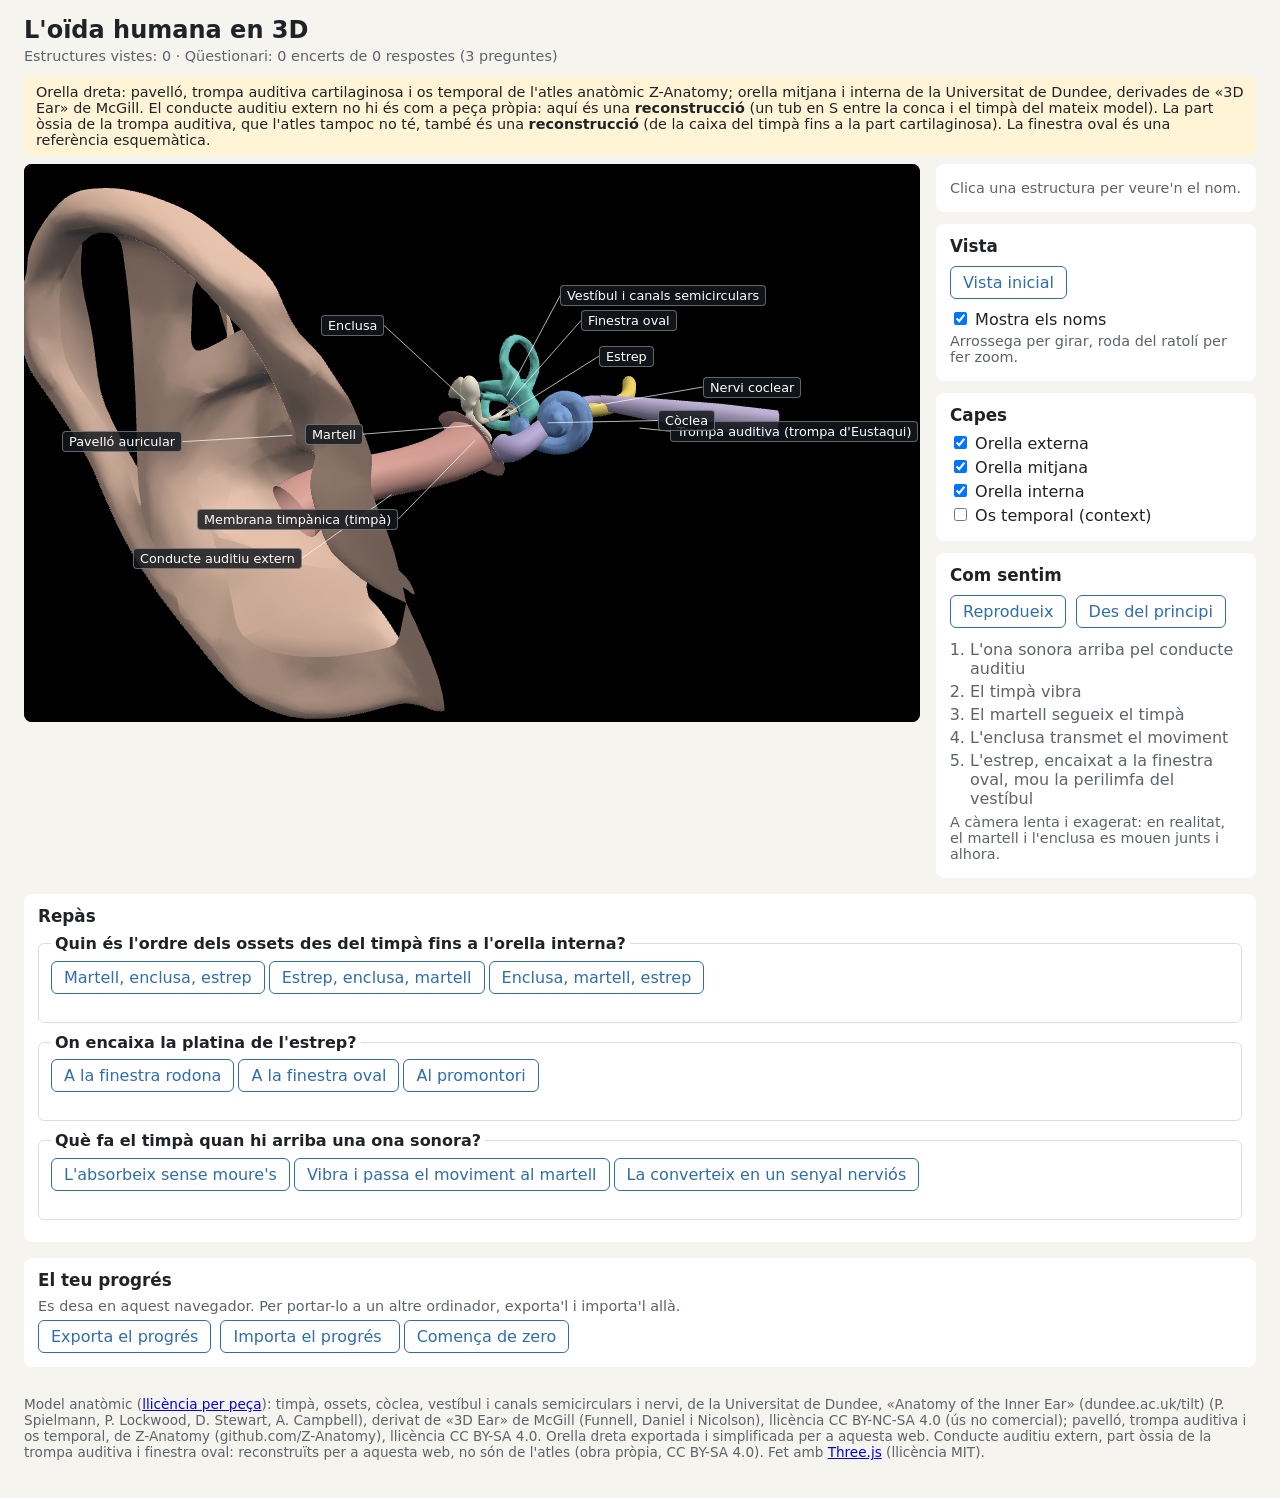
<file: index.html>
<!doctype html>
<html lang="ca">
<head>
  <meta charset="utf-8">
  <meta name="viewport" content="width=device-width, initial-scale=1">
  <title>L'oïda humana en 3D</title>
  <link rel="stylesheet" href="src/styles.css">
  <script type="importmap">
    { "imports": { "three": "./vendor/three/three.module.min.js", "three/addons/": "./vendor/three/" } }
  </script>
</head>
<body>
  <header>
    <h1>L'oïda humana en 3D</h1>
    <p id="resume" class="resume"></p>
  </header>

  <p id="notice" class="notice" hidden></p>
  <p class="provisional">Orella dreta: pavelló, trompa auditiva cartilaginosa i os temporal de l'atles anatòmic Z-Anatomy; orella mitjana i interna de la Universitat de Dundee, derivades de «3D Ear» de McGill. El conducte auditiu extern no hi és com a peça pròpia: aquí és una <strong>reconstrucció</strong> (un tub en S entre la conca i el timpà del mateix model). La part òssia de la trompa auditiva, que l'atles tampoc no té, també és una <strong>reconstrucció</strong> (de la caixa del timpà fins a la part cartilaginosa). La finestra oval és una referència esquemàtica.</p>

  <main>
    <section id="viewer" aria-label="Visor 3D">
      <p id="loading" class="loading">Carregant el model…</p>
      <p id="error" class="error" hidden></p>
    </section>

    <aside>
      <div id="info" class="panel"></div>

      <div class="panel">
        <h2>Vista</h2>
        <button id="reset-view" type="button">Vista inicial</button>
        <label class="toggle"><input id="show-names" type="checkbox" checked> Mostra els noms</label>
        <p class="hint">Arrossega per girar, roda del ratolí per fer zoom.</p>
      </div>

      <div class="panel">
        <h2>Capes</h2>
        <div id="layers"></div>
      </div>

      <div class="panel">
        <h2>Com sentim</h2>
        <button id="play" type="button">Reprodueix</button>
        <button id="restart" type="button">Des del principi</button>
        <ol id="steps"></ol>
        <p id="animation-note" class="hint"></p>
      </div>
    </aside>
  </main>

  <section id="quiz" class="panel">
    <h2>Repàs</h2>
    <div id="quiz-questions"></div>
  </section>

  <section class="panel progress-tools">
    <h2>El teu progrés</h2>
    <p class="hint">Es desa en aquest navegador. Per portar-lo a un altre ordinador, exporta'l i importa'l allà.</p>
    <button id="export" type="button">Exporta el progrés</button>
    <label class="file-button">Importa el progrés <input id="import" type="file" accept="application/json,.json"></label>
    <button id="reset" type="button">Comença de zero</button>
  </section>

  <footer>
    <p>Model anatòmic (<a href="model/LLICENCIA.md">llicència per peça</a>): timpà, ossets, còclea, vestíbul i canals semicirculars i nervi, de la Universitat de Dundee, «Anatomy of the Inner Ear» (dundee.ac.uk/tilt) (P. Spielmann, P. Lockwood, D. Stewart, A. Campbell), derivat de «3D Ear» de McGill (Funnell, Daniel i Nicolson), llicència CC BY-NC-SA 4.0 (ús no comercial); pavelló, trompa auditiva i os temporal, de Z-Anatomy (github.com/Z-Anatomy), llicència CC BY-SA 4.0. Orella dreta exportada i simplificada per a aquesta web. Conducte auditiu extern, part òssia de la trompa auditiva i finestra oval: reconstruïts per a aquesta web, no són de l'atles (obra pròpia, CC BY-SA 4.0). Fet amb <a href="vendor/three/LICENSE">Three.js</a> (llicència MIT).</p>
  </footer>

  <script type="module" src="src/main.js"></script>
</body>
</html>
</file>
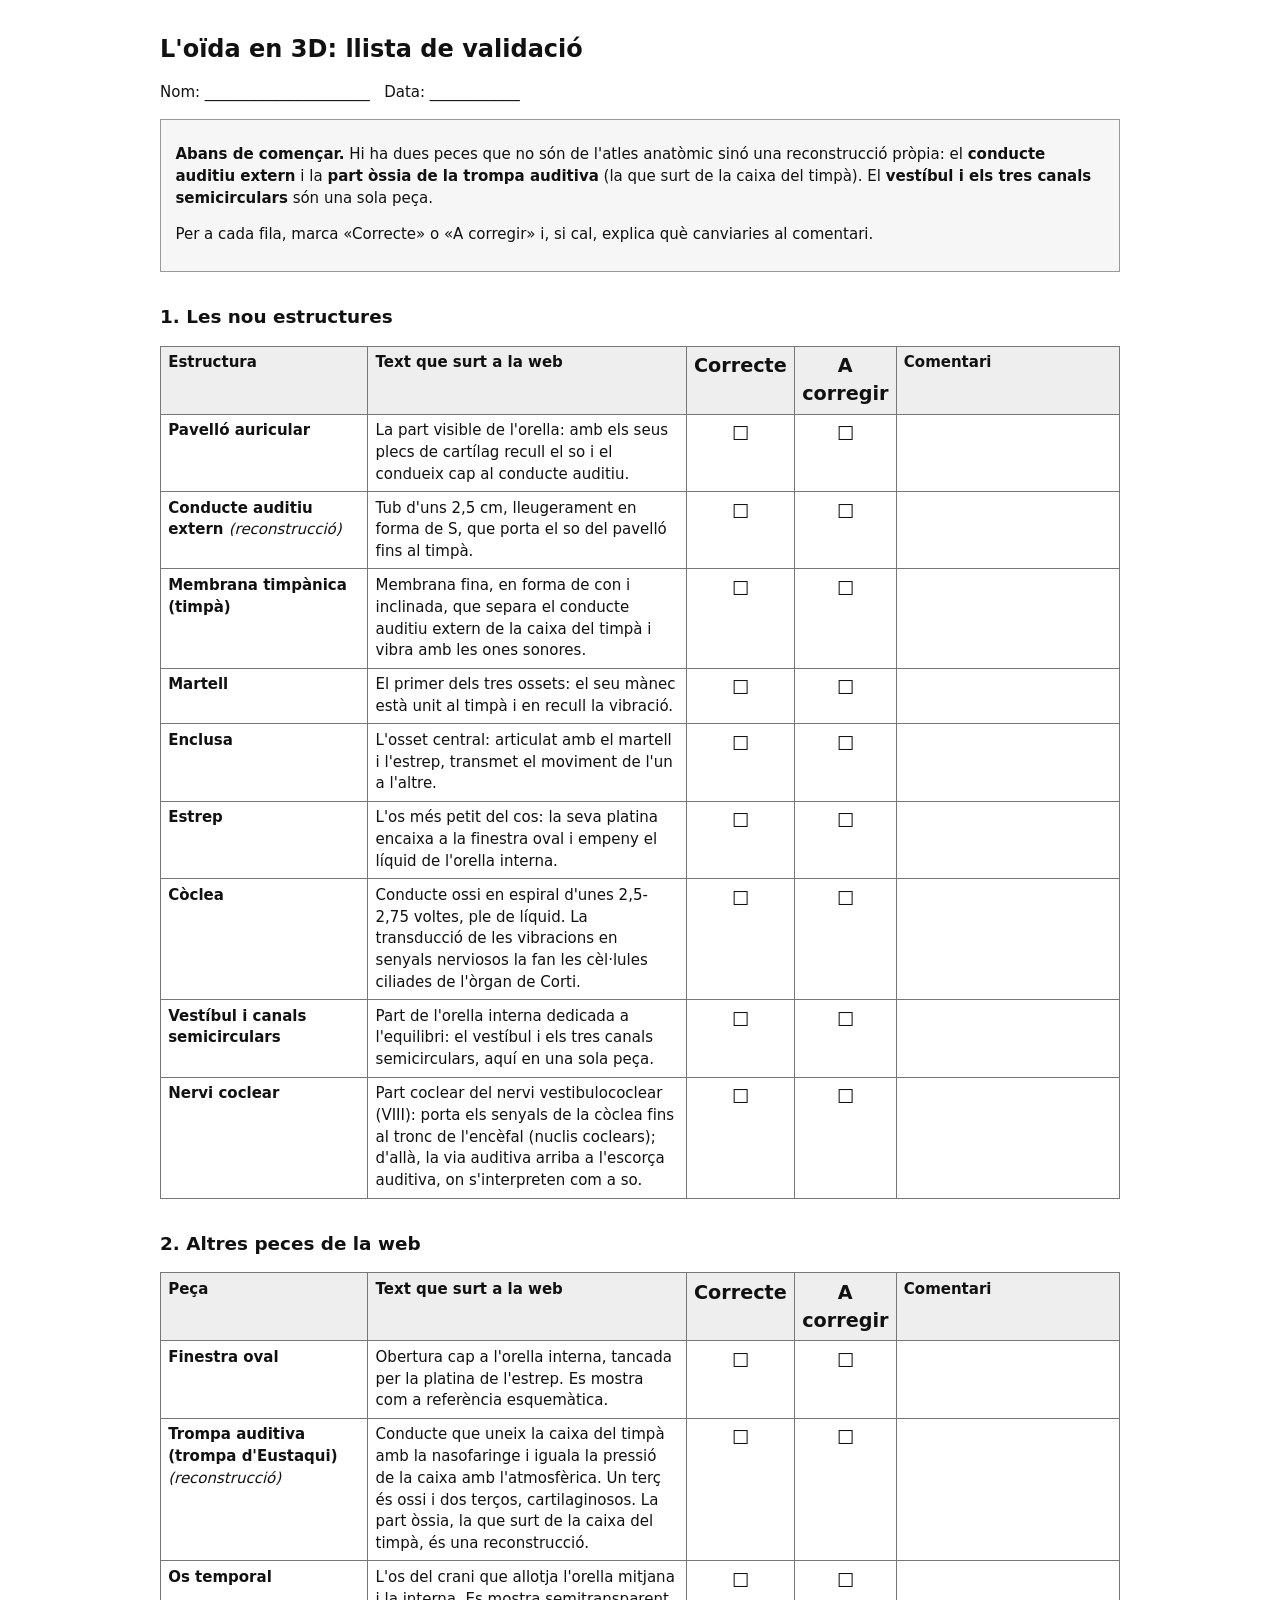
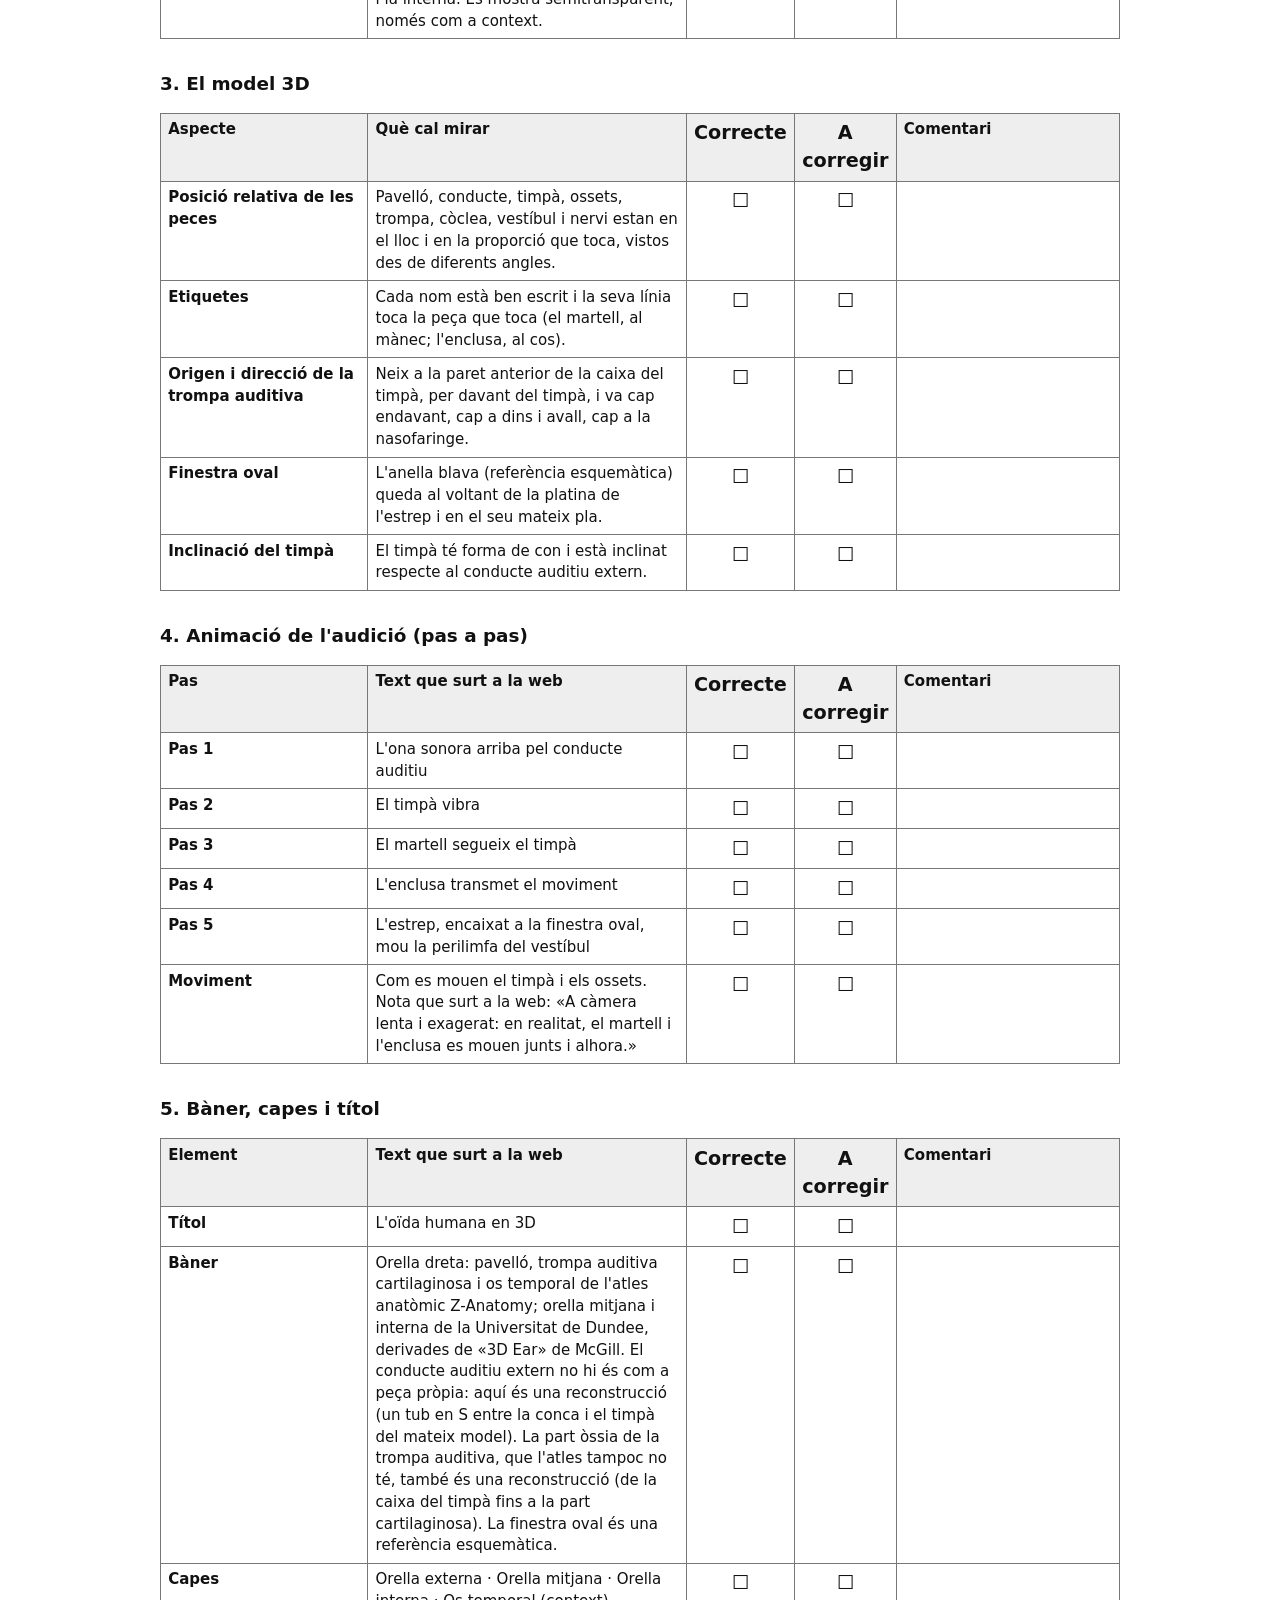
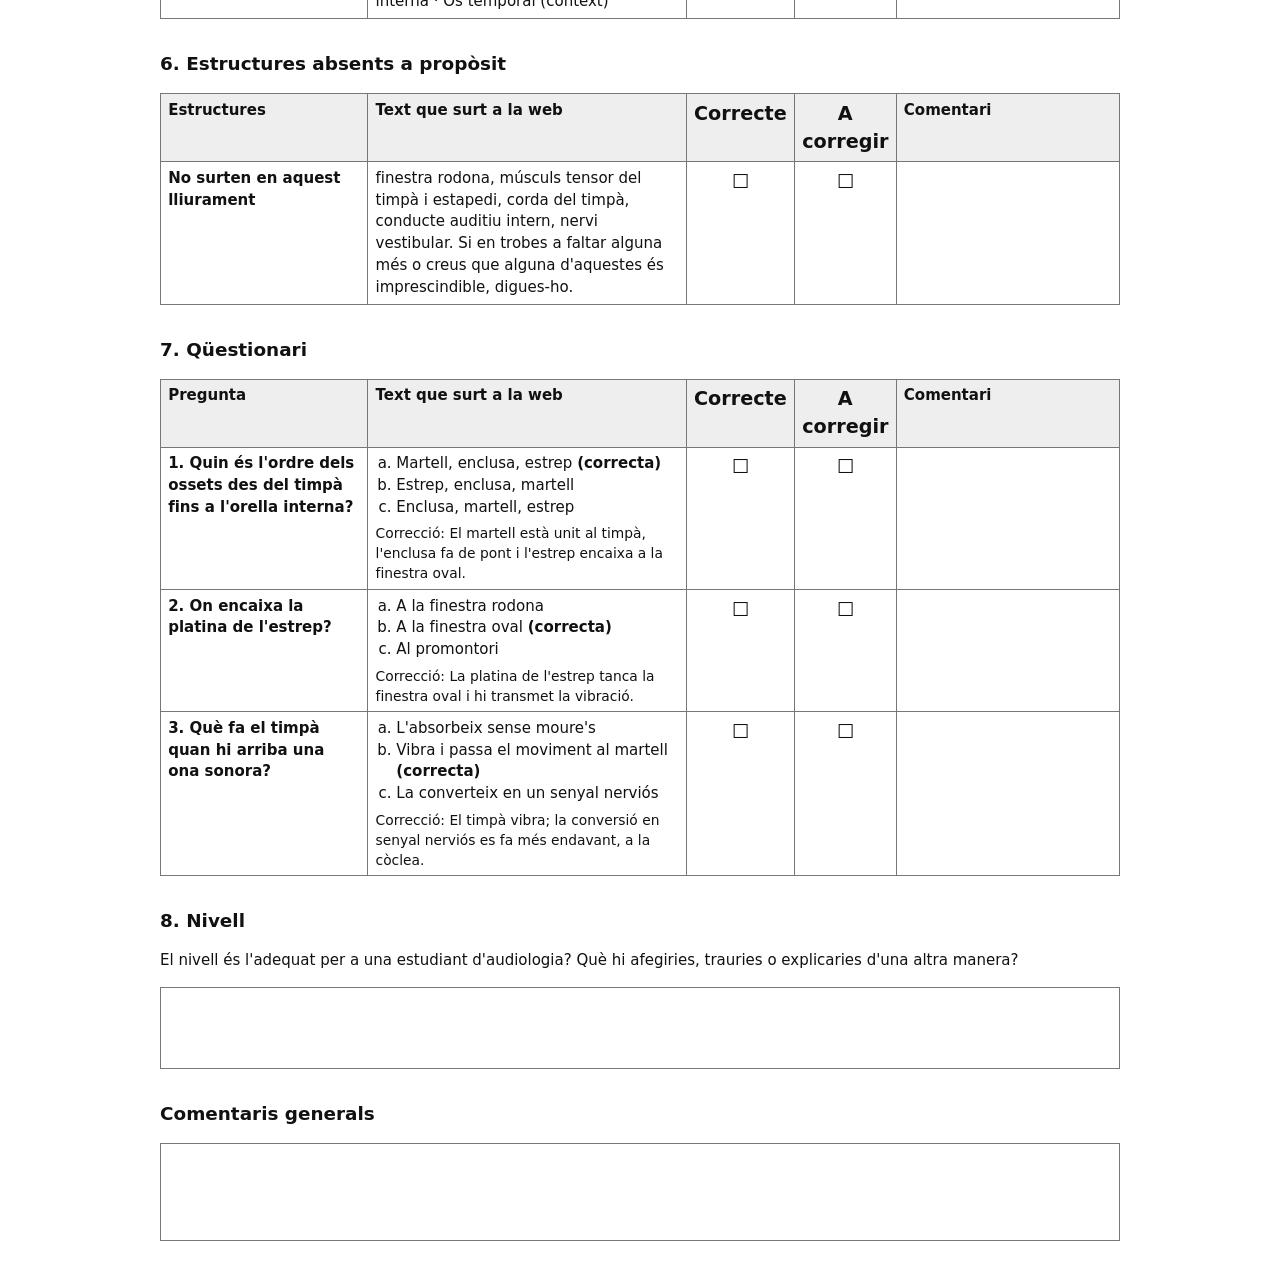
<file: validacio.html>
<!doctype html>
<html lang="ca">
<head>
<meta charset="utf-8">
<meta name="viewport" content="width=device-width, initial-scale=1">
<title>L'oïda en 3D: llista de validació</title>
<style>
  body { font: 15px/1.45 system-ui, sans-serif; color: #111; max-width: 60rem; margin: 2rem auto; padding: 0 1rem; }
  h1 { font-size: 1.5rem; margin-bottom: .2rem; } h2 { font-size: 1.15rem; margin-top: 2rem; }
  .nota { border: 1px solid #999; padding: .6rem .9rem; background: #f6f6f6; }
  table { width: 100%; border-collapse: collapse; margin-top: .5rem; page-break-inside: auto; }
  th, td { border: 1px solid #777; padding: .35rem .45rem; vertical-align: top; text-align: left; }
  th { background: #eee; } tr { page-break-inside: avoid; }
  .c { width: 5.2rem; text-align: center; font-size: 1.2rem; } .com { width: 13rem; }
  .nom { width: 12rem; font-weight: 600; } .r { font-weight: 400; font-style: italic; }
  .exp { margin: .3rem 0 0; font-size: .92em; } ol { margin: 0; padding-left: 1.3rem; }
  @media print { @page { size: A4; margin: 14mm; } body { margin: 0; max-width: none; font-size: 11.5pt; } .nota { background: none; } }
</style>
</head>
<body>
<h1>L'oïda en 3D: llista de validació</h1>
<p>Nom: ______________________ &nbsp; Data: ____________</p>
<div class="nota">
<p><b>Abans de començar.</b> Hi ha dues peces que no són de l'atles anatòmic sinó una reconstrucció pròpia: el <b>conducte auditiu extern</b> i la <b>part òssia de la trompa auditiva</b> (la que surt de la caixa del timpà). El <b>vestíbul i els tres canals semicirculars</b> són una sola peça.</p>
<p>Per a cada fila, marca «Correcte» o «A corregir» i, si cal, explica què canviaries al comentari.</p>
</div>

<h2>1. Les nou estructures</h2>
<table>
<tr><th>Estructura</th><th>Text que surt a la web</th><th class="c">Correcte</th><th class="c">A corregir</th><th>Comentari</th></tr>
<tr><td class="nom">Pavelló auricular</td><td>La part visible de l'orella: amb els seus plecs de cartílag recull el so i el condueix cap al conducte auditiu.</td><td class="c">☐</td><td class="c">☐</td><td class="com"></td></tr>
<tr><td class="nom">Conducte auditiu extern <span class="r">(reconstrucció)</span></td><td>Tub d'uns 2,5 cm, lleugerament en forma de S, que porta el so del pavelló fins al timpà.</td><td class="c">☐</td><td class="c">☐</td><td class="com"></td></tr>
<tr><td class="nom">Membrana timpànica (timpà)</td><td>Membrana fina, en forma de con i inclinada, que separa el conducte auditiu extern de la caixa del timpà i vibra amb les ones sonores.</td><td class="c">☐</td><td class="c">☐</td><td class="com"></td></tr>
<tr><td class="nom">Martell</td><td>El primer dels tres ossets: el seu mànec està unit al timpà i en recull la vibració.</td><td class="c">☐</td><td class="c">☐</td><td class="com"></td></tr>
<tr><td class="nom">Enclusa</td><td>L'osset central: articulat amb el martell i l'estrep, transmet el moviment de l'un a l'altre.</td><td class="c">☐</td><td class="c">☐</td><td class="com"></td></tr>
<tr><td class="nom">Estrep</td><td>L'os més petit del cos: la seva platina encaixa a la finestra oval i empeny el líquid de l'orella interna.</td><td class="c">☐</td><td class="c">☐</td><td class="com"></td></tr>
<tr><td class="nom">Còclea</td><td>Conducte ossi en espiral d'unes 2,5-2,75 voltes, ple de líquid. La transducció de les vibracions en senyals nerviosos la fan les cèl·lules ciliades de l'òrgan de Corti.</td><td class="c">☐</td><td class="c">☐</td><td class="com"></td></tr>
<tr><td class="nom">Vestíbul i canals semicirculars</td><td>Part de l'orella interna dedicada a l'equilibri: el vestíbul i els tres canals semicirculars, aquí en una sola peça.</td><td class="c">☐</td><td class="c">☐</td><td class="com"></td></tr>
<tr><td class="nom">Nervi coclear</td><td>Part coclear del nervi vestibulococlear (VIII): porta els senyals de la còclea fins al tronc de l'encèfal (nuclis coclears); d'allà, la via auditiva arriba a l'escorça auditiva, on s'interpreten com a so.</td><td class="c">☐</td><td class="c">☐</td><td class="com"></td></tr>
</table>

<h2>2. Altres peces de la web</h2>
<table>
<tr><th>Peça</th><th>Text que surt a la web</th><th class="c">Correcte</th><th class="c">A corregir</th><th>Comentari</th></tr>
<tr><td class="nom">Finestra oval</td><td>Obertura cap a l'orella interna, tancada per la platina de l'estrep. Es mostra com a referència esquemàtica.</td><td class="c">☐</td><td class="c">☐</td><td class="com"></td></tr>
<tr><td class="nom">Trompa auditiva (trompa d'Eustaqui) <span class="r">(reconstrucció)</span></td><td>Conducte que uneix la caixa del timpà amb la nasofaringe i iguala la pressió de la caixa amb l'atmosfèrica. Un terç és ossi i dos terços, cartilaginosos. La part òssia, la que surt de la caixa del timpà, és una reconstrucció.</td><td class="c">☐</td><td class="c">☐</td><td class="com"></td></tr>
<tr><td class="nom">Os temporal</td><td>L'os del crani que allotja l'orella mitjana i la interna. Es mostra semitransparent, només com a context.</td><td class="c">☐</td><td class="c">☐</td><td class="com"></td></tr>
</table>

<h2>3. El model 3D</h2>
<table>
<tr><th>Aspecte</th><th>Què cal mirar</th><th class="c">Correcte</th><th class="c">A corregir</th><th>Comentari</th></tr>
<tr><td class="nom">Posició relativa de les peces</td><td>Pavelló, conducte, timpà, ossets, trompa, còclea, vestíbul i nervi estan en el lloc i en la proporció que toca, vistos des de diferents angles.</td><td class="c">☐</td><td class="c">☐</td><td class="com"></td></tr>
<tr><td class="nom">Etiquetes</td><td>Cada nom està ben escrit i la seva línia toca la peça que toca (el martell, al mànec; l'enclusa, al cos).</td><td class="c">☐</td><td class="c">☐</td><td class="com"></td></tr>
<tr><td class="nom">Origen i direcció de la trompa auditiva</td><td>Neix a la paret anterior de la caixa del timpà, per davant del timpà, i va cap endavant, cap a dins i avall, cap a la nasofaringe.</td><td class="c">☐</td><td class="c">☐</td><td class="com"></td></tr>
<tr><td class="nom">Finestra oval</td><td>L'anella blava (referència esquemàtica) queda al voltant de la platina de l'estrep i en el seu mateix pla.</td><td class="c">☐</td><td class="c">☐</td><td class="com"></td></tr>
<tr><td class="nom">Inclinació del timpà</td><td>El timpà té forma de con i està inclinat respecte al conducte auditiu extern.</td><td class="c">☐</td><td class="c">☐</td><td class="com"></td></tr>
</table>

<h2>4. Animació de l'audició (pas a pas)</h2>
<table>
<tr><th>Pas</th><th>Text que surt a la web</th><th class="c">Correcte</th><th class="c">A corregir</th><th>Comentari</th></tr>
<tr><td class="nom">Pas 1</td><td>L'ona sonora arriba pel conducte auditiu</td><td class="c">☐</td><td class="c">☐</td><td class="com"></td></tr>
<tr><td class="nom">Pas 2</td><td>El timpà vibra</td><td class="c">☐</td><td class="c">☐</td><td class="com"></td></tr>
<tr><td class="nom">Pas 3</td><td>El martell segueix el timpà</td><td class="c">☐</td><td class="c">☐</td><td class="com"></td></tr>
<tr><td class="nom">Pas 4</td><td>L'enclusa transmet el moviment</td><td class="c">☐</td><td class="c">☐</td><td class="com"></td></tr>
<tr><td class="nom">Pas 5</td><td>L'estrep, encaixat a la finestra oval, mou la perilimfa del vestíbul</td><td class="c">☐</td><td class="c">☐</td><td class="com"></td></tr>
<tr><td class="nom">Moviment</td><td>Com es mouen el timpà i els ossets. Nota que surt a la web: «A càmera lenta i exagerat: en realitat, el martell i l'enclusa es mouen junts i alhora.»</td><td class="c">☐</td><td class="c">☐</td><td class="com"></td></tr>
</table>

<h2>5. Bàner, capes i títol</h2>
<table>
<tr><th>Element</th><th>Text que surt a la web</th><th class="c">Correcte</th><th class="c">A corregir</th><th>Comentari</th></tr>
<tr><td class="nom">Títol</td><td>L'oïda humana en 3D</td><td class="c">☐</td><td class="c">☐</td><td class="com"></td></tr>
<tr><td class="nom">Bàner</td><td>Orella dreta: pavelló, trompa auditiva cartilaginosa i os temporal de l'atles anatòmic Z-Anatomy; orella mitjana i interna de la Universitat de Dundee, derivades de «3D Ear» de McGill. El conducte auditiu extern no hi és com a peça pròpia: aquí és una reconstrucció (un tub en S entre la conca i el timpà del mateix model). La part òssia de la trompa auditiva, que l'atles tampoc no té, també és una reconstrucció (de la caixa del timpà fins a la part cartilaginosa). La finestra oval és una referència esquemàtica.</td><td class="c">☐</td><td class="c">☐</td><td class="com"></td></tr>
<tr><td class="nom">Capes</td><td>Orella externa · Orella mitjana · Orella interna · Os temporal (context)</td><td class="c">☐</td><td class="c">☐</td><td class="com"></td></tr>
</table>

<h2>6. Estructures absents a propòsit</h2>
<table>
<tr><th>Estructures</th><th>Text que surt a la web</th><th class="c">Correcte</th><th class="c">A corregir</th><th>Comentari</th></tr>
<tr><td class="nom">No surten en aquest lliurament</td><td>finestra rodona, músculs tensor del timpà i estapedi, corda del timpà, conducte auditiu intern, nervi vestibular. Si en trobes a faltar alguna més o creus que alguna d'aquestes és imprescindible, digues-ho.</td><td class="c">☐</td><td class="c">☐</td><td class="com"></td></tr>
</table>

<h2>7. Qüestionari</h2>
<table>
<tr><th>Pregunta</th><th>Text que surt a la web</th><th class="c">Correcte</th><th class="c">A corregir</th><th>Comentari</th></tr>
<tr><td class="nom">1. Quin és l'ordre dels ossets des del timpà fins a l'orella interna?</td><td><ol type="a"><li>Martell, enclusa, estrep <b>(correcta)</b></li><li>Estrep, enclusa, martell</li><li>Enclusa, martell, estrep</li></ol><p class="exp">Correcció: El martell està unit al timpà, l'enclusa fa de pont i l'estrep encaixa a la finestra oval.</p></td><td class="c">☐</td><td class="c">☐</td><td class="com"></td></tr>
<tr><td class="nom">2. On encaixa la platina de l'estrep?</td><td><ol type="a"><li>A la finestra rodona</li><li>A la finestra oval <b>(correcta)</b></li><li>Al promontori</li></ol><p class="exp">Correcció: La platina de l'estrep tanca la finestra oval i hi transmet la vibració.</p></td><td class="c">☐</td><td class="c">☐</td><td class="com"></td></tr>
<tr><td class="nom">3. Què fa el timpà quan hi arriba una ona sonora?</td><td><ol type="a"><li>L'absorbeix sense moure's</li><li>Vibra i passa el moviment al martell <b>(correcta)</b></li><li>La converteix en un senyal nerviós</li></ol><p class="exp">Correcció: El timpà vibra; la conversió en senyal nerviós es fa més endavant, a la còclea.</p></td><td class="c">☐</td><td class="c">☐</td><td class="com"></td></tr>
</table>

<h2>8. Nivell</h2>
<p>El nivell és l'adequat per a una estudiant d'audiologia? Què hi afegiries, trauries o explicaries d'una altra manera?</p>
<p style="border:1px solid #777; min-height: 5rem;"></p>

<h2>Comentaris generals</h2>
<p style="border:1px solid #777; min-height: 6rem;"></p>
</body>
</html>
</file>
<file: src/styles.css>
/* Minimal interface for delivery 1. The own design comes before the final gift. */
:root {
  --bg: #f6f4ef;
  --panel: #ffffff;
  --text: #1f2328;
  --muted: #5d636b;
  --accent: #2f6db0;
  --ok: #1d7a3a;
  --ko: #b3261e;
  --warn-bg: #fff4d6;
}
* { box-sizing: border-box; }
body { margin: 0; font-family: system-ui, -apple-system, "Segoe UI", sans-serif; background: var(--bg); color: var(--text); }
header { padding: 16px 24px 8px; }
h1 { margin: 0; font-size: 1.5rem; }
h2 { margin: 0 0 8px; font-size: 1.05rem; }
.resume, .hint { color: var(--muted); font-size: 0.9rem; margin: 4px 0; }
.notice, .provisional { margin: 0 24px 8px; padding: 8px 12px; border-radius: 6px; background: var(--warn-bg); font-size: 0.9rem; }
main { display: grid; grid-template-columns: 1fr 320px; gap: 16px; padding: 0 24px; }
#viewer { position: relative; height: 62vh; min-height: 420px; background: #20262e; border-radius: 8px; overflow: hidden; }
#viewer canvas { display: block; width: 100%; height: 100%; }
.loading, .error { position: absolute; inset: 0; margin: auto; height: fit-content; text-align: center; color: #fff; padding: 16px; }
.error { color: #ffd2cc; }
aside { display: flex; flex-direction: column; gap: 12px; }
.panel { background: var(--panel); border-radius: 8px; padding: 12px 14px; }
section.panel { margin: 16px 24px 0; }
button, .file-button { font: inherit; padding: 6px 12px; margin: 2px 4px 2px 0; border: 1px solid var(--accent); border-radius: 6px; background: #fff; color: var(--accent); cursor: pointer; }
button:hover, .file-button:hover { background: #eaf1fa; }
.file-button input { display: none; }
#layers label { display: block; margin: 4px 0; }
#steps { padding-left: 20px; margin: 8px 0 0; }
#steps li { padding: 2px 0; color: var(--muted); }
#steps li.active { color: var(--text); font-weight: 600; }
fieldset { border: 1px solid #ddd; border-radius: 6px; margin: 0 0 10px; }
legend { font-weight: 600; padding: 0 4px; }
.feedback.ok { color: var(--ok); }
.feedback.ko { color: var(--ko); }
footer { padding: 16px 24px 24px; color: var(--muted); font-size: 0.85rem; }

/* Name labels over the model */
.toggle { display: block; margin: 8px 0 4px; }
.labels { position: absolute; inset: 0; pointer-events: none; }
.labels[hidden] { display: none; }
.label-lines { position: absolute; inset: 0; width: 100%; height: 100%; }
.label-lines line { stroke: rgba(255, 255, 255, 0.7); stroke-width: 1; }
.label-lines line.active { stroke: #ffd36b; stroke-width: 2; }
.label { position: absolute; left: 0; top: 0; white-space: nowrap; font-size: 0.8rem; line-height: 1.2;
  padding: 2px 6px; border-radius: 4px; background: rgba(20, 24, 30, 0.82); color: #fff; border: 1px solid rgba(255, 255, 255, 0.35); }
.label[hidden] { display: none; }
.label.active { background: #ffd36b; color: #1d1d1d; border-color: #ffd36b; font-weight: 600; }
</file>
